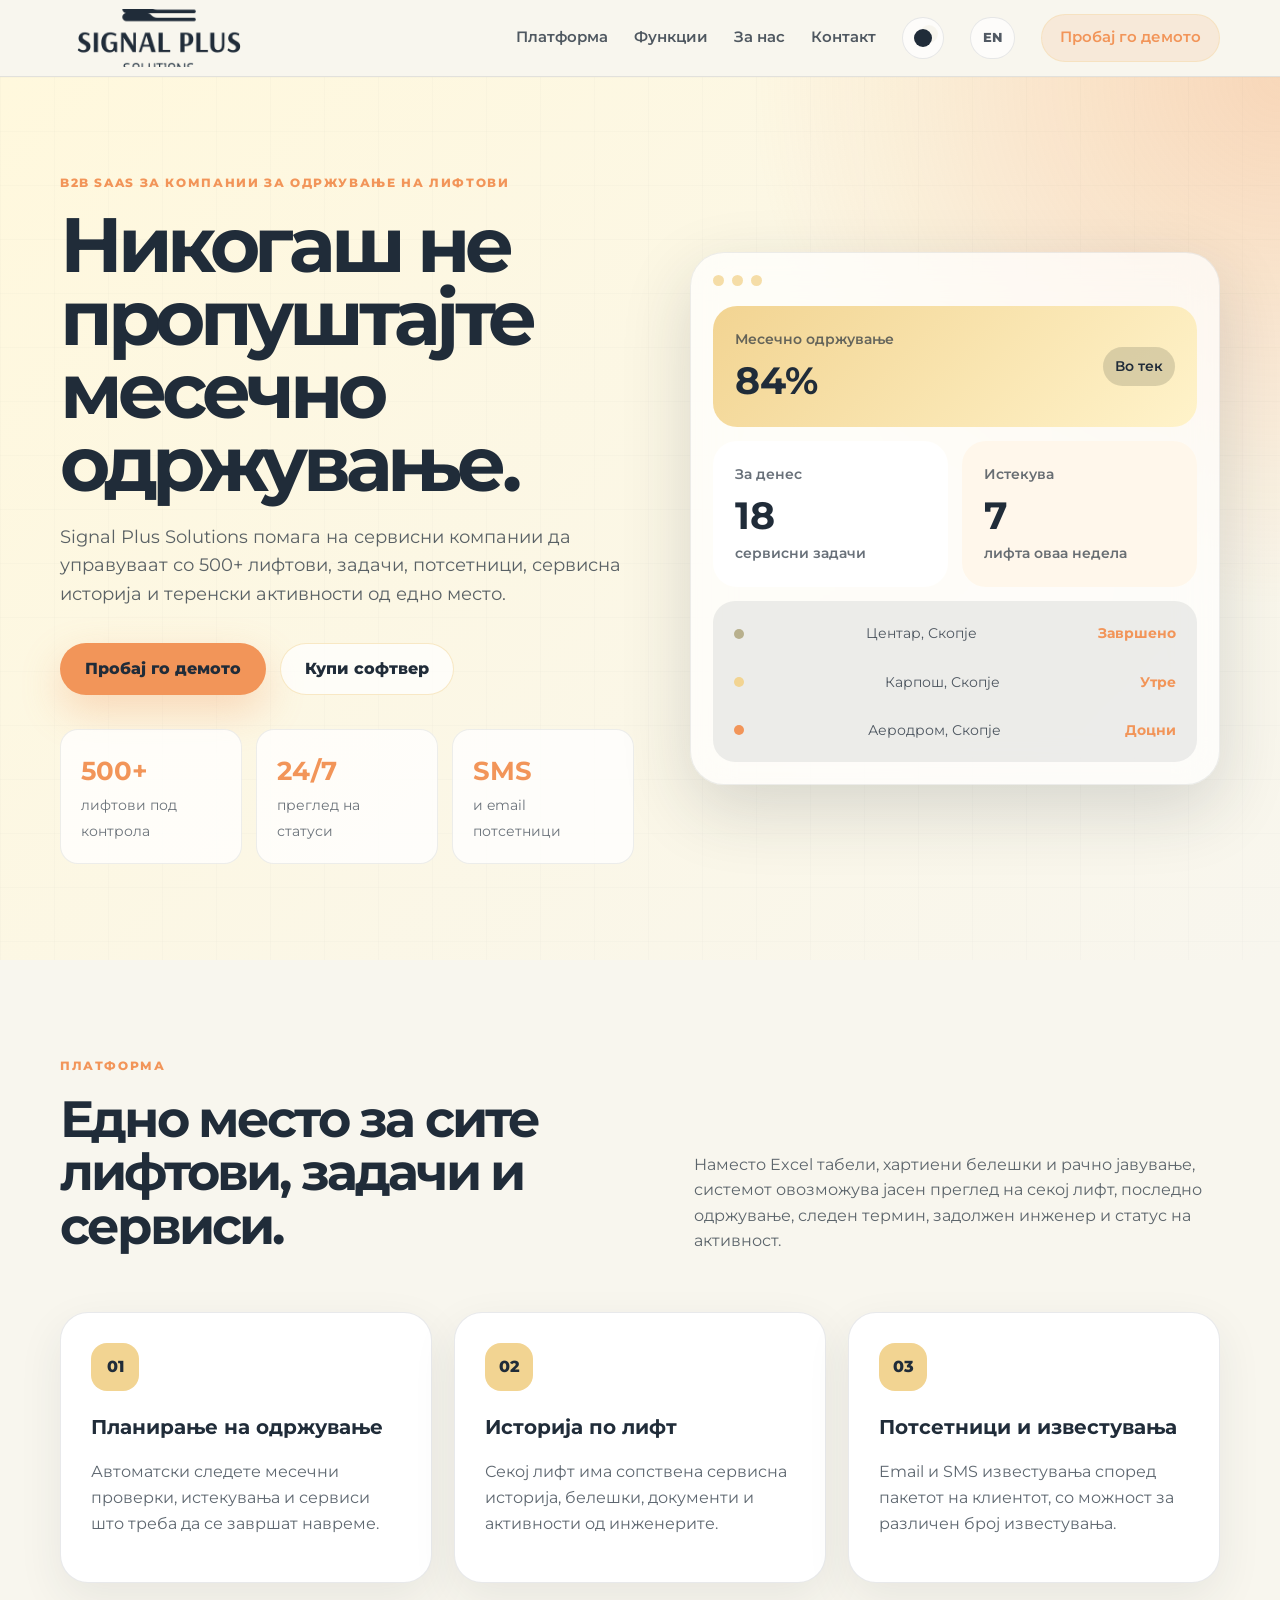
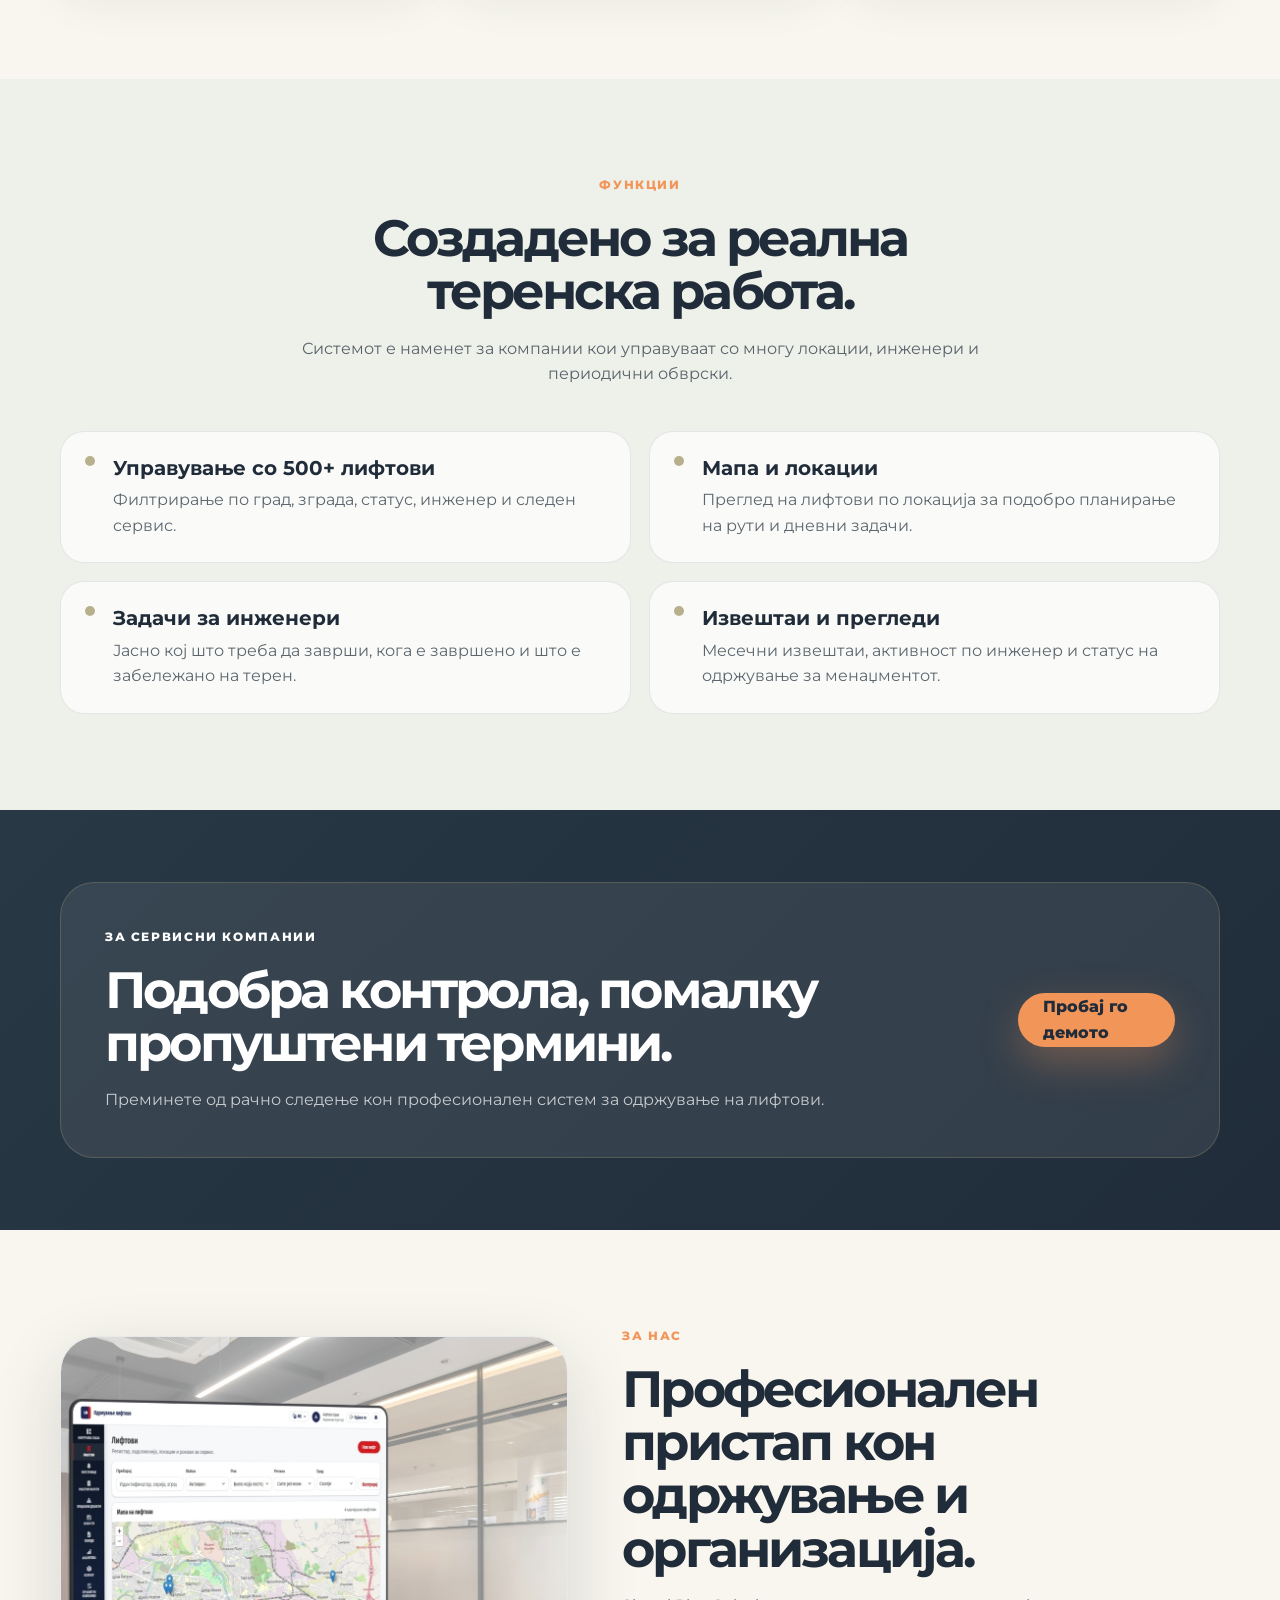
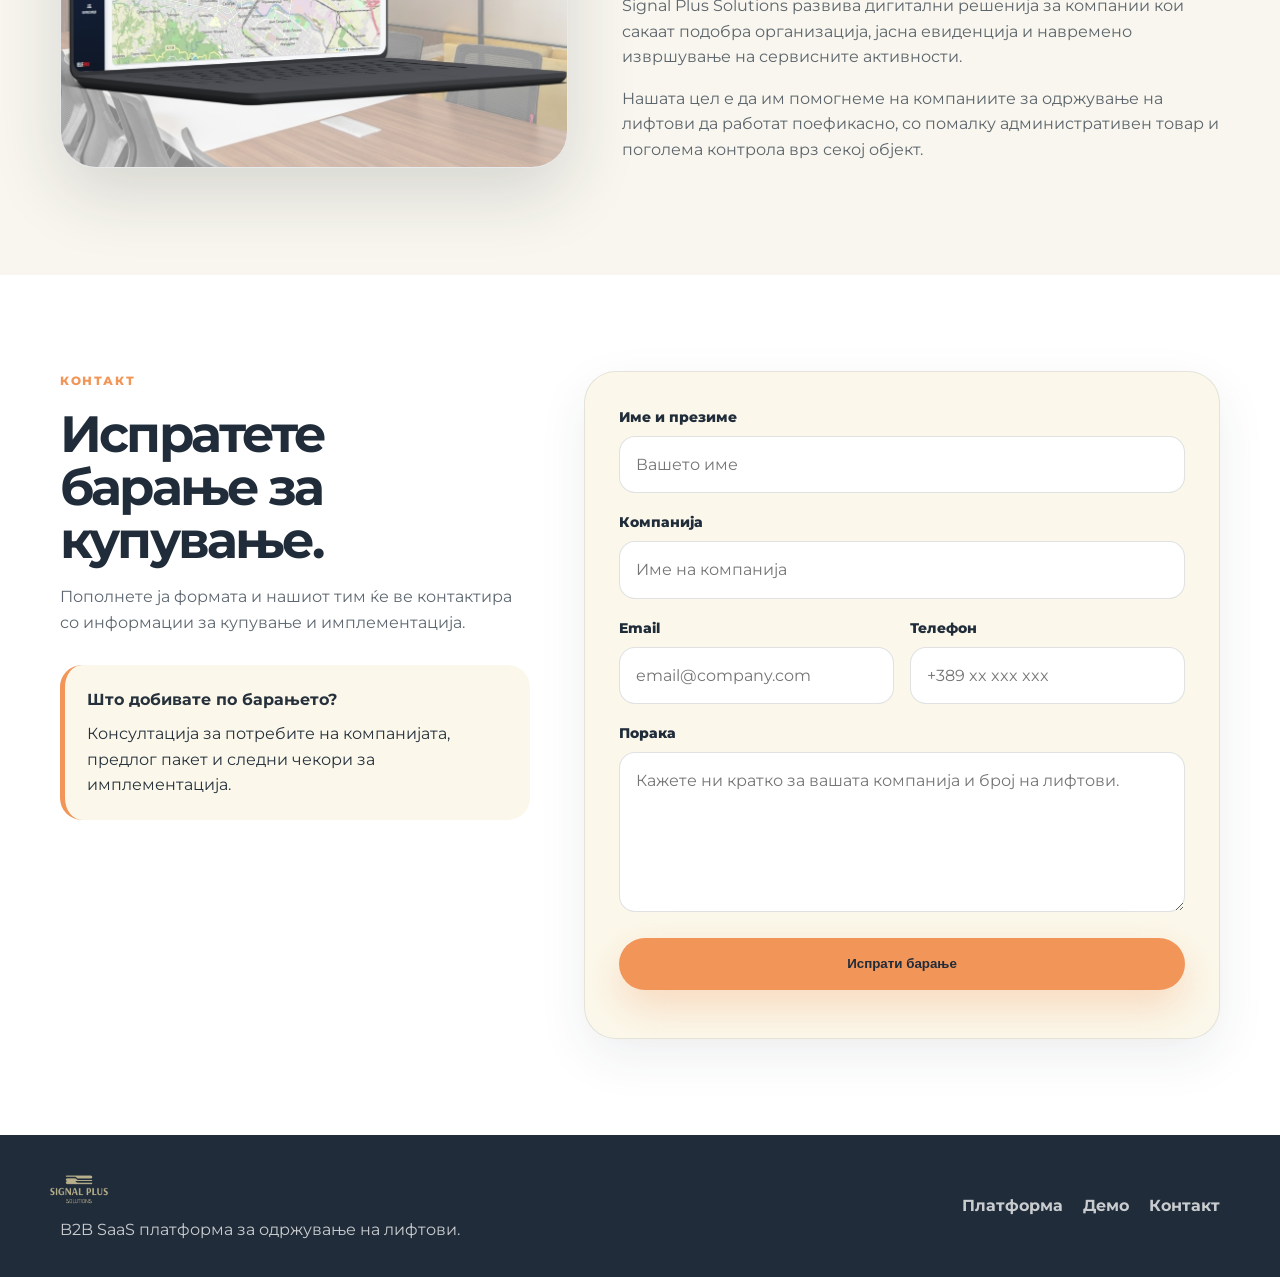
<file: index.html>
<!DOCTYPE html>
<html lang="mk">
<head>
  <meta charset="UTF-8" />
  <meta name="viewport" content="width=device-width, initial-scale=1.0" />
  <title data-i18n-document="title">Signal Plus Solutions | Софтвер за одржување на лифтови</title>
  <meta name="description" content="B2B SaaS платформа за компании за одржување на лифтови. Следете месечно одржување, сервисна историја, задачи, потсетници и 500+ лифтови од едно место." data-i18n-document="description" />
  <link rel="canonical" href="https://signalplus.click/" />
  <meta name="theme-color" content="#202C39" />
  <meta name="application-name" content="Signal Plus Solutions" />
  <meta name="apple-mobile-web-app-title" content="Signal Plus" />
  <meta name="msapplication-TileColor" content="#202C39" />
  <meta name="msapplication-TileImage" content="https://signalplus.click/assets/img/dark%20logo.png" />
  <meta itemprop="name" content="Signal Plus Solutions" />
  <meta itemprop="description" content="B2B SaaS платформа за компании за одржување на лифтови." />
  <meta itemprop="image" content="https://signalplus.click/assets/img/signalplus-designs.jpg" />
  <meta itemprop="logo" content="https://signalplus.click/assets/img/dark%20logo.png" />
  <meta property="og:site_name" content="Signal Plus Solutions" />
  <meta property="og:title" content="Signal Plus Solutions | Софтвер за одржување на лифтови" />
  <meta property="og:description" content="Следете месечно одржување, сервисна историја, задачи, потсетници и 500+ лифтови од едно место." />
  <meta property="og:type" content="website" />
  <meta property="og:url" content="https://signalplus.click/" />
  <meta property="og:image" content="https://signalplus.click/assets/img/signalplus-designs.jpg" />
  <meta property="og:image:secure_url" content="https://signalplus.click/assets/img/signalplus-designs.jpg" />
  <meta property="og:image:type" content="image/jpeg" />
  <meta property="og:image:width" content="1050" />
  <meta property="og:image:height" content="875" />
  <meta property="og:image:alt" content="Signal Plus Solutions platform preview" />
  <meta property="og:logo" content="https://signalplus.click/assets/img/dark%20logo.png" />
  <meta property="og:locale" content="mk_MK" />
  <meta name="twitter:card" content="summary_large_image" />
  <meta name="twitter:title" content="Signal Plus Solutions | Софтвер за одржување на лифтови" />
  <meta name="twitter:description" content="Следете месечно одржување, сервисна историја, задачи, потсетници и 500+ лифтови од едно место." />
  <meta name="twitter:image" content="https://signalplus.click/assets/img/signalplus-designs.jpg" />
  <meta name="twitter:image:alt" content="Signal Plus Solutions platform preview" />
  <link rel="icon" type="image/png" href="assets/img/dark%20logo.png" />
  <link rel="apple-touch-icon" href="assets/img/dark%20logo.png" />
  <link rel="image_src" href="https://signalplus.click/assets/img/signalplus-designs.jpg" />
  <link rel="preconnect" href="https://fonts.googleapis.com">
  <link rel="preconnect" href="https://fonts.gstatic.com" crossorigin>
  <link href="https://fonts.googleapis.com/css2?family=Montserrat:wght@400;500;600;700;800&display=swap" rel="stylesheet">
  <script>
    try {
      document.documentElement.dataset.theme = localStorage.getItem('signalplus-theme') || (window.matchMedia('(prefers-color-scheme: dark)').matches ? 'dark' : 'light');
    } catch (error) {
      document.documentElement.dataset.theme = 'light';
    }
  </script>
  <link rel="stylesheet" href="assets/css/style.css" />
  <script type="application/ld+json">
    {
      "@context": "https://schema.org",
      "@type": "SoftwareApplication",
      "name": "Signal Plus Solutions",
      "applicationCategory": "BusinessApplication",
      "operatingSystem": "Web",
      "url": "https://signalplus.click/",
      "sameAs": "https://app.signalplus.click",
      "logo": "https://signalplus.click/assets/img/dark%20logo.png",
      "image": "https://signalplus.click/assets/img/signalplus-designs.jpg",
      "description": "B2B SaaS platform for elevator maintenance companies."
    }
  </script>
</head>
<body>
  <header class="site-header" id="top">
    <nav class="navbar container">
      <a class="brand" href="#top" aria-label="Signal Plus Solutions home" data-i18n-aria-label="common.brandAria">
        <img class="brand-logo logo-on-light" src="assets/img/dark logo full.png" alt="Signal Plus Solutions" />
        <img class="brand-logo logo-on-dark" src="assets/img/light logo full.png" alt="" aria-hidden="true" />
      </a>

      <button class="nav-toggle" aria-label="Open navigation" aria-expanded="false" data-i18n-aria-label="common.openNavigation">
        <span></span>
        <span></span>
        <span></span>
      </button>

      <div class="nav-menu">
        <a href="#platform" data-i18n="nav.platform">Платформа</a>
        <a href="#features" data-i18n="nav.features">Функции</a>
        <a href="#about" data-i18n="nav.about">За нас</a>
        <a href="#contact" data-i18n="nav.contact">Контакт</a>
        <button class="theme-toggle" type="button" aria-label="Switch to dark theme" aria-pressed="false">
          <span class="theme-toggle-icon" aria-hidden="true"></span>
        </button>
        <button class="language-toggle" type="button" aria-label="Switch to English" data-lang-toggle>EN</button>
        <a class="nav-cta" href="https://app.signalplus.click" data-i18n="common.tryDemo" target="_blank" rel="noopener">Пробај демо</a>
      </div>
    </nav>
  </header>

  <main>
    <section class="hero section-padding">
      <div class="hero-bg"></div>
      <div class="container hero-grid">
        <div class="hero-content">
          <p class="eyebrow" data-i18n="home.hero.eyebrow">B2B SaaS за компании за одржување на лифтови</p>
          <h1 data-i18n="home.hero.title">Никогаш не пропуштајте месечно одржување.</h1>
          <p class="hero-lead" data-i18n="home.hero.lead">
            Signal Plus Solutions помага на сервисни компании да управуваат со 500+ лифтови,
            задачи, потсетници, сервисна историја и теренски активности од едно место.
          </p>
          <div class="hero-actions">
            <a class="btn btn-primary" href="https://app.signalplus.click" data-i18n="common.tryDemo" target="_blank" rel="noopener">Пробај демо</a>
            <a class="btn btn-secondary" href="#contact" data-i18n="common.buySoftware">Купи софтвер</a>
          </div>
          <div class="hero-stats" aria-label="Platform highlights" data-i18n-aria-label="home.hero.statsAria">
            <div>
              <strong>500+</strong>
              <span data-i18n="home.hero.stats.elevators">лифтови под контрола</span>
            </div>
            <div>
              <strong>24/7</strong>
              <span data-i18n="home.hero.stats.statuses">преглед на статуси</span>
            </div>
            <div>
              <strong>SMS</strong>
              <span data-i18n="home.hero.stats.reminders">и email потсетници</span>
            </div>
          </div>
        </div>

        <div class="hero-panel" aria-label="Dashboard preview" data-i18n-aria-label="home.dashboard.aria">
          <div class="panel-topbar">
            <span></span><span></span><span></span>
          </div>
          <div class="dashboard-card large">
            <div>
              <p data-i18n="home.dashboard.monthly">Месечно одржување</p>
              <h3>84%</h3>
            </div>
            <span class="status-pill good" data-i18n="home.dashboard.inProgress">Во тек</span>
          </div>
          <div class="dashboard-row">
            <div class="dashboard-card">
              <p data-i18n="home.dashboard.today">За денес</p>
              <h3>18</h3>
              <span data-i18n="home.dashboard.serviceTasks">сервисни задачи</span>
            </div>
            <div class="dashboard-card warning-card">
              <p data-i18n="home.dashboard.expiring">Истекува</p>
              <h3>7</h3>
              <span data-i18n="home.dashboard.thisWeek">лифта оваа недела</span>
            </div>
          </div>
          <div class="maintenance-list">
            <div><span class="dot good"></span> <span data-i18n="home.dashboard.locations.center">Центар, Скопје</span> <b data-i18n="home.dashboard.done">Завршено</b></div>
            <div><span class="dot warn"></span> <span data-i18n="home.dashboard.locations.karposh">Карпош, Скопје</span> <b data-i18n="home.dashboard.tomorrow">Утре</b></div>
            <div><span class="dot danger"></span> <span data-i18n="home.dashboard.locations.aerodrom">Аеродром, Скопје</span> <b data-i18n="home.dashboard.late">Доцни</b></div>
          </div>
        </div>
      </div>
    </section>

    <section class="section-padding" id="platform">
      <div class="container split-section">
        <div>
          <p class="eyebrow dark" data-i18n="home.platform.eyebrow">Платформа</p>
          <h2 data-i18n="home.platform.title">Едно место за сите лифтови, задачи и сервиси.</h2>
        </div>
        <p class="section-text" data-i18n="home.platform.text">
          Наместо Excel табели, хартиени белешки и рачно јавување, системот овозможува јасен преглед
          на секој лифт, последно одржување, следен термин, задолжен инженер и статус на активност.
        </p>
      </div>

      <div class="container cards-grid three">
        <article class="feature-card">
          <span class="icon-box">01</span>
          <h3 data-i18n="home.platform.cards.planning.title">Планирање на одржување</h3>
          <p data-i18n="home.platform.cards.planning.text">Автоматски следете месечни проверки, истекувања и сервиси што треба да се завршат навреме.</p>
        </article>
        <article class="feature-card">
          <span class="icon-box">02</span>
          <h3 data-i18n="home.platform.cards.history.title">Историја по лифт</h3>
          <p data-i18n="home.platform.cards.history.text">Секој лифт има сопствена сервисна историја, белешки, документи и активности од инженерите.</p>
        </article>
        <article class="feature-card">
          <span class="icon-box">03</span>
          <h3 data-i18n="home.platform.cards.notifications.title">Потсетници и известувања</h3>
          <p data-i18n="home.platform.cards.notifications.text">Email и SMS известувања според пакетот на клиентот, со можност за различен број известувања.</p>
        </article>
      </div>
    </section>

    <section class="section-padding muted" id="features">
      <div class="container section-heading center">
        <p class="eyebrow dark" data-i18n="home.features.eyebrow">Функции</p>
        <h2 data-i18n="home.features.title">Создадено за реална теренска работа.</h2>
        <p data-i18n="home.features.text">Системот е наменет за компании кои управуваат со многу локации, инженери и периодични обврски.</p>
      </div>

      <div class="container feature-list">
        <div class="feature-line">
          <span></span>
          <div>
            <h3 data-i18n="home.features.lines.elevators.title">Управување со 500+ лифтови</h3>
            <p data-i18n="home.features.lines.elevators.text">Филтрирање по град, зграда, статус, инженер и следен сервис.</p>
          </div>
        </div>
        <div class="feature-line">
          <span></span>
          <div>
            <h3 data-i18n="home.features.lines.map.title">Мапа и локации</h3>
            <p data-i18n="home.features.lines.map.text">Преглед на лифтови по локација за подобро планирање на рути и дневни задачи.</p>
          </div>
        </div>
        <div class="feature-line">
          <span></span>
          <div>
            <h3 data-i18n="home.features.lines.tasks.title">Задачи за инженери</h3>
            <p data-i18n="home.features.lines.tasks.text">Јасно кој што треба да заврши, кога е завршено и што е забележано на терен.</p>
          </div>
        </div>
        <div class="feature-line">
          <span></span>
          <div>
            <h3 data-i18n="home.features.lines.reports.title">Извештаи и прегледи</h3>
            <p data-i18n="home.features.lines.reports.text">Месечни извештаи, активност по инженер и статус на одржување за менаџментот.</p>
          </div>
        </div>
      </div>
    </section>

    <section class="section-padding cta-band">
      <div class="container cta-card">
        <div>
          <p class="eyebrow" data-i18n="home.cta.eyebrow">За сервисни компании</p>
          <h2 data-i18n="home.cta.title">Подобра контрола, помалку пропуштени термини.</h2>
          <p data-i18n="home.cta.text">Преминете од рачно следење кон професионален систем за одржување на лифтови.</p>
        </div>
        <a class="btn btn-primary" href="https://app.signalplus.click" data-i18n="common.tryDemo" target="_blank" rel="noopener">Пробај демо</a>
      </div>
    </section>

    <section class="section-padding" id="about">
      <div class="container about-grid">
        <div class="about-image-card">
          <img class="about-design" src="assets/img/signalplus-designs.jpg" alt="Signal Plus lift maintenance platform preview" data-i18n-alt="home.about.imageAlt" />
        </div>
        <div>
          <p class="eyebrow dark" data-i18n="home.about.eyebrow">За нас</p>
          <h2 data-i18n="home.about.title">Професионален пристап кон одржување и организација.</h2>
          <p data-i18n="home.about.text1">
            Signal Plus Solutions развива дигитални решенија за компании кои сакаат подобра организација,
            јасна евиденција и навремено извршување на сервисните активности.
          </p>
          <p data-i18n="home.about.text2">
            Нашата цел е да им помогнеме на компаниите за одржување на лифтови да работат поефикасно,
            со помалку административен товар и поголема контрола врз секој објект.
          </p>
        </div>
      </div>
    </section>

    <section class="section-padding contact-section" id="contact">
      <div class="container contact-grid">
        <div>
          <p class="eyebrow dark" data-i18n="home.contact.eyebrow">Контакт</p>
          <h2 data-i18n="home.contact.title">Испратете барање за купување.</h2>
          <p class="section-text" data-i18n="home.contact.text">
            Пополнете ја формата и нашиот тим ќе ве контактира со информации за купување и имплементација.
          </p>
          <div class="contact-note">
            <strong data-i18n="home.contact.noteTitle">Што добивате по барањето?</strong>
            <span data-i18n="home.contact.noteText">Консултација за потребите на компанијата, предлог пакет и следни чекори за имплементација.</span>
          </div>
        </div>

        <form class="contact-form" id="contactForm" action="https://enquiries.signalplus.click/contact" method="post" novalidate>
        <!-- <form class="contact-form" id="contactForm" action="http://enquiries.localhost:3000/contact" method="post" novalidate> -->
          <div class="form-row">
            <label for="name" data-i18n="home.form.name">Име и презиме</label>
            <input type="text" id="name" name="name" placeholder="Вашето име" required data-i18n-placeholder="home.form.namePlaceholder" />
          </div>
          <div class="form-row">
            <label for="company" data-i18n="home.form.company">Компанија</label>
            <input type="text" id="company" name="company" placeholder="Име на компанија" required data-i18n-placeholder="home.form.companyPlaceholder" />
          </div>
          <div class="form-row two-cols">
            <div>
              <label for="email" data-i18n="home.form.email">Email</label>
              <input type="email" id="email" name="email" placeholder="email@company.com" required data-i18n-placeholder="home.form.emailPlaceholder" />
            </div>
            <div>
              <label for="phone" data-i18n="home.form.phone">Телефон</label>
              <input type="tel" id="phone" name="phone" placeholder="+389 xx xxx xxx" data-i18n-placeholder="home.form.phonePlaceholder" />
            </div>
          </div>
          <div class="form-row">
            <label for="message" data-i18n="home.form.message">Порака</label>
            <textarea id="message" name="message" rows="5" placeholder="Кажете ни кратко за вашата компанија и број на лифтови." data-i18n-placeholder="home.form.messagePlaceholder"></textarea>
          </div>
          <button class="btn btn-primary form-submit" type="submit" data-i18n="home.form.submit">Испрати барање</button>
          <p class="form-status" id="formStatus" role="status"></p>
        </form>
      </div>
    </section>
  </main>

  <footer class="site-footer">
    <div class="container footer-grid">
      <div>
        <img class="footer-logo" src="assets/img/light logo full.png" alt="Signal Plus Solutions" />
        <p data-i18n="footer.text">B2B SaaS платформа за одржување на лифтови.</p>
      </div>
      <div class="footer-links">
        <a href="#platform" data-i18n="nav.platform">Платформа</a>
        <a href="https://app.signalplus.click" data-i18n="nav.demo" target="_blank" rel="noopener">Демо</a>
        <a href="#contact" data-i18n="nav.contact">Контакт</a>
      </div>
    </div>
  </footer>

  <script src="assets/js/main.js"></script>
</body>
</html>
</file>
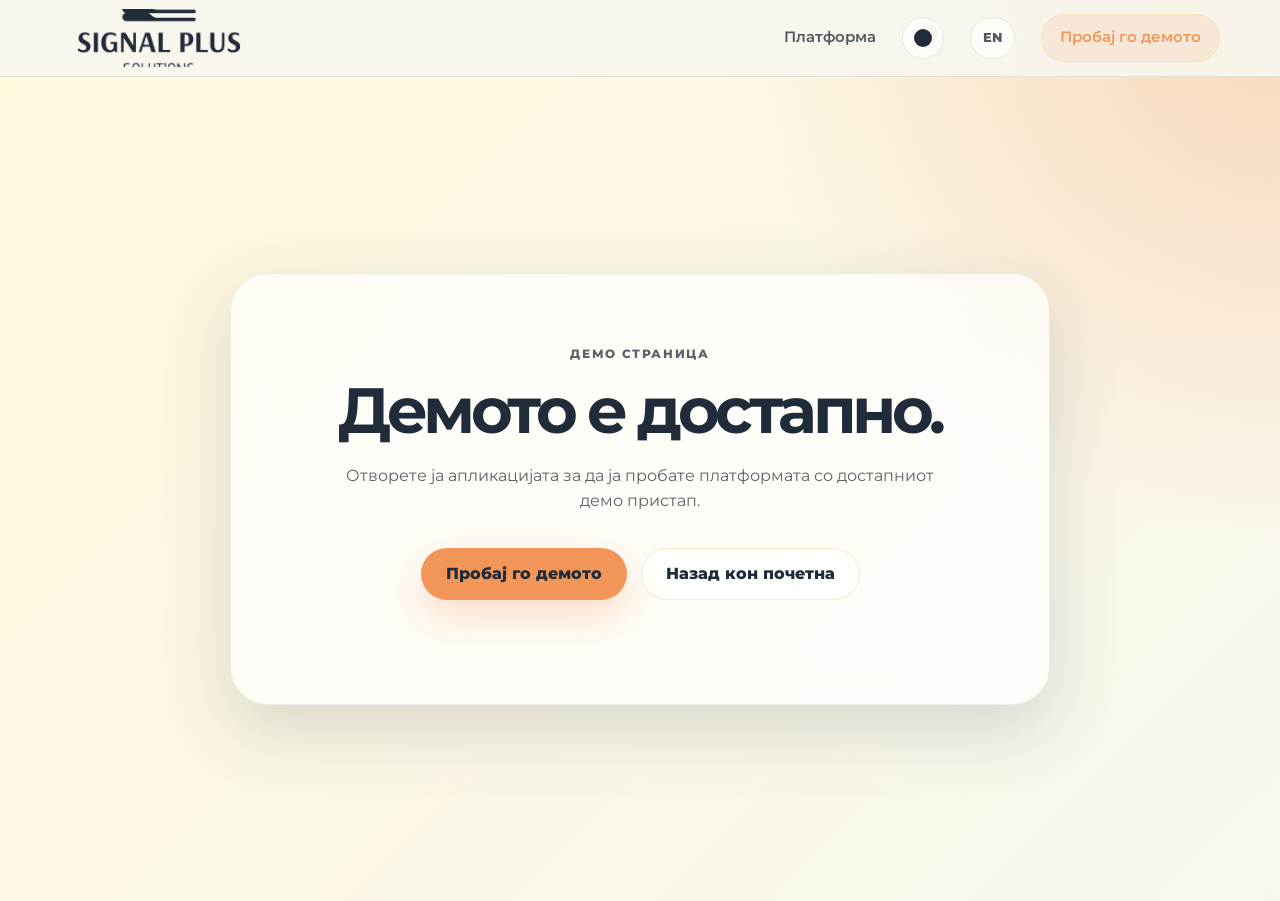
<file: demo.html>
<!DOCTYPE html>
<html lang="mk">
<head>
  <meta charset="UTF-8" />
  <meta name="viewport" content="width=device-width, initial-scale=1.0" />
  <title data-i18n-document="title">Демо | Signal Plus Solutions</title>
  <meta name="description" content="Демо страница за Signal Plus Solutions SaaS платформа за одржување на лифтови." data-i18n-document="description" />
  <link rel="canonical" href="https://signalplus.click/demo.html" />
  <meta name="theme-color" content="#202C39" />
  <meta name="application-name" content="Signal Plus Solutions" />
  <meta name="apple-mobile-web-app-title" content="Signal Plus" />
  <meta name="msapplication-TileColor" content="#202C39" />
  <meta name="msapplication-TileImage" content="https://signalplus.click/assets/img/dark%20logo.png" />
  <meta itemprop="name" content="Demo | Signal Plus Solutions" />
  <meta itemprop="description" content="Пробајте ја Signal Plus платформата за одржување на лифтови." />
  <meta itemprop="image" content="https://signalplus.click/assets/img/signalplus-designs.jpg" />
  <meta itemprop="logo" content="https://signalplus.click/assets/img/dark%20logo.png" />
  <meta property="og:site_name" content="Signal Plus Solutions" />
  <meta property="og:title" content="Демо | Signal Plus Solutions" />
  <meta property="og:description" content="Пробајте ја Signal Plus платформата за одржување на лифтови." />
  <meta property="og:type" content="website" />
  <meta property="og:url" content="https://signalplus.click/demo.html" />
  <meta property="og:image" content="https://signalplus.click/assets/img/signalplus-designs.jpg" />
  <meta property="og:image:secure_url" content="https://signalplus.click/assets/img/signalplus-designs.jpg" />
  <meta property="og:image:type" content="image/jpeg" />
  <meta property="og:image:width" content="1050" />
  <meta property="og:image:height" content="875" />
  <meta property="og:image:alt" content="Signal Plus Solutions platform preview" />
  <meta property="og:logo" content="https://signalplus.click/assets/img/dark%20logo.png" />
  <meta property="og:locale" content="mk_MK" />
  <meta name="twitter:card" content="summary_large_image" />
  <meta name="twitter:title" content="Демо | Signal Plus Solutions" />
  <meta name="twitter:description" content="Пробајте ја Signal Plus платформата за одржување на лифтови." />
  <meta name="twitter:image" content="https://signalplus.click/assets/img/signalplus-designs.jpg" />
  <meta name="twitter:image:alt" content="Signal Plus Solutions platform preview" />
  <link rel="icon" type="image/png" href="assets/img/dark%20logo.png" />
  <link rel="apple-touch-icon" href="assets/img/dark%20logo.png" />
  <link rel="image_src" href="https://signalplus.click/assets/img/signalplus-designs.jpg" />
  <link rel="preconnect" href="https://fonts.googleapis.com">
  <link rel="preconnect" href="https://fonts.gstatic.com" crossorigin>
  <link href="https://fonts.googleapis.com/css2?family=Montserrat:wght@400;500;600;700;800&display=swap" rel="stylesheet">
  <script>
    try {
      document.documentElement.dataset.theme = localStorage.getItem('signalplus-theme') || (window.matchMedia('(prefers-color-scheme: dark)').matches ? 'dark' : 'light');
    } catch (error) {
      document.documentElement.dataset.theme = 'light';
    }
  </script>
  <link rel="stylesheet" href="assets/css/style.css" />
  <script type="application/ld+json">
    {
      "@context": "https://schema.org",
      "@type": "SoftwareApplication",
      "name": "Signal Plus Solutions",
      "applicationCategory": "BusinessApplication",
      "operatingSystem": "Web",
      "url": "https://app.signalplus.click",
      "logo": "https://signalplus.click/assets/img/dark%20logo.png",
      "image": "https://signalplus.click/assets/img/signalplus-designs.jpg",
      "description": "Demo access for the Signal Plus elevator maintenance platform."
    }
  </script>
</head>
<body class="demo-page">
  <header class="site-header">
    <nav class="navbar container">
      <a class="brand" href="index.html" aria-label="Signal Plus Solutions home" data-i18n-aria-label="common.brandAria">
        <img class="brand-logo logo-on-light" src="assets/img/dark logo full.png" alt="Signal Plus Solutions" />
        <img class="brand-logo logo-on-dark" src="assets/img/light logo full.png" alt="" aria-hidden="true" />
      </a>
      <div class="nav-menu static">
        <a href="index.html#platform" data-i18n="nav.platform">Платформа</a>
        <button class="theme-toggle" type="button" aria-label="Switch to dark theme" aria-pressed="false">
          <span class="theme-toggle-icon" aria-hidden="true"></span>
        </button>
        <button class="language-toggle" type="button" aria-label="Switch to English" data-lang-toggle>EN</button>
        <a href="https://app.signalplus.click" class="nav-cta" data-i18n="common.tryDemo" target="_blank" rel="noopener">Пробај демо</a>
      </div>
    </nav>
  </header>

  <main class="coming-soon-wrap">
    <section class="coming-soon-card">
      <p class="eyebrow" data-i18n="demo.eyebrow">Демо страница</p>
      <h1 data-i18n="demo.title">Демото е достапно.</h1>
      <p data-i18n="demo.text">
        Отворете ја апликацијата за да ја пробате платформата со достапниот демо пристап.
      </p>
      <div class="hero-actions center-actions">
        <a class="btn btn-primary" href="https://app.signalplus.click" data-i18n="common.tryDemo" target="_blank" rel="noopener">Пробај демо</a>
        <a class="btn btn-secondary" href="index.html" data-i18n="demo.backHome">Назад кон почетна</a>
      </div>
    </section>
  </main>

  <script src="assets/js/main.js"></script>
</body>
</html>
</file>
<file: assets/css/style.css>
:root {
  --dark: #202C39;
  --navy: #283845;
  --sage: #B8B08D;
  --orange: #F29559;
  --cream: #F2D492;
  --white: #ffffff;
  --light: #f8f6ee;
  --muted: #eef0ea;
  --text: #26313c;
  --soft-shadow: 0 24px 70px rgba(32, 44, 57, 0.16);
  --radius-lg: 28px;
  --radius-md: 18px;
  --page-bg: var(--light);
  --section-bg: var(--light);
  --muted-bg: var(--muted);
  --surface: var(--white);
  --surface-soft: #fbf8eb;
  --surface-glass: rgba(255, 255, 255, 0.72);
  --heading: var(--dark);
  --body-copy: rgba(32, 44, 57, 0.72);
  --header-bg: rgba(248, 246, 238, 0.92);
  --header-border: rgba(32, 44, 57, 0.1);
  --nav-link: rgba(32, 44, 57, 0.78);
  --nav-hover: var(--orange);
  --hero-bg: radial-gradient(circle at top right, rgba(242, 149, 89, 0.32), transparent 34%), linear-gradient(135deg, #fff8dd, var(--light));
  --hero-grid-color: rgba(32, 44, 57, 0.08);
  --hero-text: var(--dark);
  --hero-copy: rgba(32, 44, 57, 0.74);
  --hero-panel-bg: rgba(255, 255, 255, 0.7);
  --hero-panel-border: rgba(32, 44, 57, 0.08);
  --hero-stat-bg: rgba(255, 255, 255, 0.78);
  --hero-stat-border: rgba(32, 44, 57, 0.08);
  --hero-stat-copy: rgba(32, 44, 57, 0.66);
  --hero-accent: var(--orange);
  --maintenance-bg: rgba(32, 44, 57, 0.08);
  --maintenance-copy: rgba(32, 44, 57, 0.78);
  --field-bg: var(--white);
  --field-border: rgba(32, 44, 57, 0.14);
  --footer-bg: var(--dark);
  --eyebrow-color: var(--orange);
}

[data-theme="dark"] {
  --page-bg: var(--dark);
  --section-bg: #23303c;
  --muted-bg: var(--navy);
  --surface: #2c3b48;
  --surface-soft: #263440;
  --surface-glass: rgba(255, 255, 255, 0.08);
  --heading: var(--cream);
  --text: #f8f6ee;
  --body-copy: rgba(248, 246, 238, 0.72);
  --header-bg: rgba(32, 44, 57, 0.92);
  --header-border: rgba(242, 212, 146, 0.18);
  --nav-link: rgba(255, 255, 255, 0.82);
  --nav-hover: var(--cream);
  --hero-bg: radial-gradient(circle at top right, rgba(242, 149, 89, 0.38), transparent 34%), linear-gradient(135deg, var(--dark), var(--navy));
  --hero-grid-color: rgba(242, 212, 146, 0.15);
  --hero-text: var(--white);
  --hero-copy: rgba(255, 255, 255, 0.82);
  --hero-panel-bg: rgba(255, 255, 255, 0.11);
  --hero-panel-border: rgba(255, 255, 255, 0.18);
  --hero-stat-bg: rgba(255, 255, 255, 0.08);
  --hero-stat-border: rgba(255, 255, 255, 0.12);
  --hero-stat-copy: rgba(255, 255, 255, 0.72);
  --hero-accent: var(--cream);
  --maintenance-bg: rgba(32, 44, 57, 0.5);
  --maintenance-copy: rgba(255, 255, 255, 0.82);
  --field-bg: #22303b;
  --field-border: rgba(242, 212, 146, 0.18);
  --footer-bg: #18222c;
  --eyebrow-color: var(--cream);
  --soft-shadow: 0 24px 70px rgba(7, 12, 18, 0.34);
}

* {
  box-sizing: border-box;
}

html {
  scroll-behavior: smooth;
}

body {
  margin: 0;
  font-family: 'Montserrat', sans-serif;
  background: var(--page-bg);
  color: var(--text);
  line-height: 1.6;
  transition: background 0.2s ease, color 0.2s ease;
}

a {
  color: inherit;
  text-decoration: none;
}

.container {
  width: min(1160px, calc(100% - 40px));
  margin: 0 auto;
}

.section-padding {
  padding: 96px 0;
}

.site-header {
  position: sticky;
  top: 0;
  z-index: 50;
  background: var(--header-bg);
  backdrop-filter: blur(18px);
  border-bottom: 1px solid var(--header-border);
}

.navbar {
  min-height: 76px;
  display: flex;
  align-items: center;
  justify-content: space-between;
  gap: 24px;
}

.brand {
  position: relative;
  display: block;
  width: 198px;
  height: 58px;
  flex: 0 0 auto;
  overflow: hidden;
}

.brand-logo {
  position: absolute;
  top: 50%;
  left: 50%;
  width: 230px;
  height: 230px;
  max-width: none;
  object-fit: contain;
  transform: translate(-50%, -50%);
}

.logo-on-dark,
[data-theme="dark"] .logo-on-light {
  display: none;
}

[data-theme="dark"] .logo-on-dark {
  display: block;
}

.nav-menu {
  display: flex;
  align-items: center;
  gap: 26px;
  color: var(--nav-link);
  font-size: 0.92rem;
  font-weight: 600;
}

.nav-menu a:hover {
  color: var(--nav-hover);
}

.nav-cta {
  padding: 11px 18px;
  border-radius: 999px;
  background: rgba(242, 149, 89, 0.14);
  color: var(--nav-hover) !important;
  border: 1px solid rgba(242, 212, 146, 0.35);
}

.theme-toggle {
  width: 42px;
  height: 42px;
  display: inline-grid;
  place-items: center;
  border-radius: 999px;
  border: 1px solid var(--header-border);
  background: var(--surface-glass);
  cursor: pointer;
}

.theme-toggle-icon {
  width: 18px;
  height: 18px;
  display: block;
  border-radius: 50%;
  background: var(--dark);
  box-shadow: 6px -4px 0 var(--header-bg);
}

[data-theme="dark"] .theme-toggle-icon {
  background: var(--cream);
  box-shadow: 0 0 0 4px rgba(242, 212, 146, 0.18), 0 0 18px rgba(242, 212, 146, 0.42);
}

.language-toggle {
  min-width: 44px;
  height: 42px;
  padding: 0 12px;
  border-radius: 999px;
  border: 1px solid var(--header-border);
  background: var(--surface-glass);
  color: var(--nav-link);
  font: inherit;
  font-size: 0.82rem;
  font-weight: 800;
  cursor: pointer;
}

.language-toggle:hover {
  color: var(--nav-hover);
}

.nav-toggle {
  display: none;
  background: transparent;
  border: 0;
  cursor: pointer;
}

.nav-toggle span {
  display: block;
  width: 26px;
  height: 2px;
  background: var(--nav-link);
  margin: 6px 0;
}

.hero {
  position: relative;
  overflow: hidden;
  color: var(--hero-text);
  background: var(--hero-bg);
}

.hero-bg {
  position: absolute;
  inset: 0;
  opacity: 0.22;
  background-image:
    linear-gradient(var(--hero-grid-color) 1px, transparent 1px),
    linear-gradient(90deg, var(--hero-grid-color) 1px, transparent 1px);
  background-size: 54px 54px;
}

.hero-grid {
  position: relative;
  display: grid;
  grid-template-columns: 1.04fr 0.96fr;
  gap: 56px;
  align-items: center;
}

.eyebrow {
  margin: 0 0 16px;
  color: var(--eyebrow-color);
  font-size: 0.78rem;
  font-weight: 800;
  text-transform: uppercase;
  letter-spacing: 0.13em;
}

.eyebrow.dark {
  color: var(--orange);
}

h1, h2, h3, p {
  margin-top: 0;
}

h1 {
  max-width: 780px;
  margin-bottom: 22px;
  font-size: clamp(2.7rem, 6vw, 5.7rem);
  line-height: 0.95;
  letter-spacing: -0.07em;
}

h2 {
  margin-bottom: 18px;
  color: var(--heading);
  font-size: clamp(2rem, 4vw, 3.6rem);
  line-height: 1.04;
  letter-spacing: -0.055em;
}

h3 {
  color: var(--heading);
  font-size: 1.25rem;
  line-height: 1.22;
}

.hero-lead {
  max-width: 650px;
  color: var(--hero-copy);
  font-size: 1.12rem;
}

.hero-actions {
  display: flex;
  flex-wrap: wrap;
  gap: 14px;
  margin: 34px 0;
}

.btn {
  display: inline-flex;
  align-items: center;
  justify-content: center;
  min-height: 52px;
  padding: 0 24px;
  border-radius: 999px;
  border: 1px solid transparent;
  font-weight: 800;
  cursor: pointer;
  transition: transform 0.2s ease, box-shadow 0.2s ease, background 0.2s ease;
}

.btn:hover {
  transform: translateY(-2px);
}

.btn:disabled {
  cursor: not-allowed;
  opacity: 0.66;
  transform: none;
}

.btn-primary {
  background: var(--orange);
  color: var(--dark);
  box-shadow: 0 16px 40px rgba(242, 149, 89, 0.32);
}

.btn-secondary {
  color: var(--hero-text);
  border-color: rgba(242, 212, 146, 0.5);
  background: var(--surface-glass);
}

.hero-stats {
  display: grid;
  grid-template-columns: repeat(3, 1fr);
  gap: 14px;
  max-width: 690px;
}

.hero-stats div {
  padding: 20px;
  border-radius: var(--radius-md);
  background: var(--hero-stat-bg);
  border: 1px solid var(--hero-stat-border);
}

.hero-stats strong {
  display: block;
  font-size: 1.65rem;
  color: var(--hero-accent);
}

.hero-stats span {
  color: var(--hero-stat-copy);
  font-size: 0.88rem;
}

.hero-panel {
  padding: 22px;
  border-radius: 34px;
  background: var(--hero-panel-bg);
  border: 1px solid var(--hero-panel-border);
  box-shadow: var(--soft-shadow);
  backdrop-filter: blur(20px);
}

.panel-topbar {
  display: flex;
  gap: 8px;
  margin-bottom: 20px;
}

.panel-topbar span {
  width: 11px;
  height: 11px;
  border-radius: 50%;
  background: var(--cream);
  opacity: 0.8;
}

.dashboard-row {
  display: grid;
  grid-template-columns: 1fr 1fr;
  gap: 14px;
}

.dashboard-card {
  padding: 22px;
  border-radius: 24px;
  color: var(--dark);
  background: rgba(255, 255, 255, 0.92);
}

.dashboard-card.large {
  display: flex;
  justify-content: space-between;
  gap: 20px;
  align-items: center;
  margin-bottom: 14px;
  background: linear-gradient(135deg, var(--cream), #fff3ca);
}

.dashboard-card p,
.dashboard-card span {
  margin: 0;
  color: rgba(32, 44, 57, 0.68);
  font-size: 0.86rem;
  font-weight: 600;
}

.dashboard-card h3 {
  margin: 8px 0 0;
  color: var(--dark);
  font-size: 2.4rem;
}

.status-pill {
  padding: 8px 12px;
  border-radius: 999px;
  font-size: 0.76rem;
  font-weight: 800;
}

.status-pill.good {
  color: var(--dark);
  background: rgba(184, 176, 141, 0.5);
}

.warning-card {
  background: #fff7eb;
}

.maintenance-list {
  margin-top: 14px;
  padding: 8px;
  border-radius: 22px;
  background: var(--maintenance-bg);
}

.maintenance-list div {
  display: flex;
  align-items: center;
  justify-content: space-between;
  gap: 12px;
  padding: 13px;
  color: var(--maintenance-copy);
  font-size: 0.87rem;
}

.maintenance-list b {
  color: var(--hero-accent);
}

.dot,
.feature-line span {
  width: 10px;
  height: 10px;
  flex: 0 0 auto;
  border-radius: 50%;
  background: var(--sage);
}

.dot.warn {
  background: var(--cream);
}

.dot.danger {
  background: var(--orange);
}

.split-section {
  display: grid;
  grid-template-columns: 1fr 0.9fr;
  gap: 50px;
  align-items: end;
  margin-bottom: 42px;
}

.section-text,
.section-heading p,
.feature-card p,
.feature-line p,
.about-grid p,
.coming-soon-card p {
  color: var(--body-copy);
}

.cards-grid.three {
  display: grid;
  grid-template-columns: repeat(3, 1fr);
  gap: 22px;
}

.feature-card {
  padding: 30px;
  border-radius: var(--radius-lg);
  background: var(--surface);
  box-shadow: 0 16px 45px rgba(40, 56, 69, 0.08);
  border: 1px solid var(--header-border);
}

.icon-box {
  display: inline-grid;
  place-items: center;
  width: 48px;
  height: 48px;
  margin-bottom: 24px;
  border-radius: 16px;
  color: var(--dark);
  background: var(--cream);
  font-weight: 800;
}

.muted {
  background: var(--muted-bg);
}

.section-heading.center {
  max-width: 760px;
  text-align: center;
  margin-bottom: 44px;
}

.feature-list {
  display: grid;
  grid-template-columns: repeat(2, 1fr);
  gap: 18px;
}

.feature-line {
  display: flex;
  gap: 18px;
  padding: 24px;
  border-radius: 24px;
  background: var(--surface-glass);
  border: 1px solid var(--header-border);
}

.feature-line h3 {
  margin-bottom: 7px;
}

.feature-line p {
  margin-bottom: 0;
}

.cta-band {
  padding: 72px 0;
  background: linear-gradient(135deg, var(--navy), var(--dark));
}

.cta-card {
  display: flex;
  align-items: center;
  justify-content: space-between;
  gap: 28px;
  padding: 44px;
  border-radius: 34px;
  background: rgba(255, 255, 255, 0.08);
  border: 1px solid rgba(242, 212, 146, 0.18);
}

.cta-card h2,
.cta-card p {
  color: var(--white);
}

.cta-card p:last-child {
  margin-bottom: 0;
  color: rgba(255, 255, 255, 0.72);
}

.about-grid {
  display: grid;
  grid-template-columns: 0.85fr 1fr;
  gap: 54px;
  align-items: center;
}

.about-image-card {
  min-height: 430px;
  overflow: hidden;
  border-radius: 36px;
  background: var(--surface);
  border: 1px solid var(--header-border);
  box-shadow: var(--soft-shadow);
}

.about-design {
  width: 100%;
  height: 100%;
  min-height: 430px;
  display: block;
  object-fit: cover;
  object-position: center;
}

.contact-section {
  background: var(--surface);
}

.contact-grid {
  display: grid;
  grid-template-columns: 0.85fr 1.15fr;
  gap: 54px;
}

.contact-note {
  display: grid;
  gap: 8px;
  margin-top: 30px;
  padding: 22px;
  border-radius: 22px;
  background: var(--surface-soft);
  border-left: 5px solid var(--orange);
}

.contact-form {
  padding: 34px;
  border-radius: 32px;
  background: var(--surface-soft);
  border: 1px solid var(--header-border);
  box-shadow: 0 18px 50px rgba(40, 56, 69, 0.08);
}

.form-row {
  margin-bottom: 18px;
}

.form-row.two-cols {
  display: grid;
  grid-template-columns: 1fr 1fr;
  gap: 16px;
}

label {
  display: block;
  margin-bottom: 8px;
  color: var(--heading);
  font-size: 0.86rem;
  font-weight: 800;
}

input,
textarea {
  width: 100%;
  padding: 15px 16px;
  border-radius: 16px;
  border: 1px solid var(--field-border);
  background: var(--field-bg);
  color: var(--text);
  font: inherit;
  outline: none;
}

input:focus,
textarea:focus {
  border-color: var(--orange);
  box-shadow: 0 0 0 4px rgba(242, 149, 89, 0.14);
}

.form-submit {
  width: 100%;
  border: 0;
}

.form-status {
  margin: 14px 0 0;
  font-size: 0.92rem;
  font-weight: 700;
}

.form-status.success {
  color: #47704d;
}

.form-status.error {
  color: #aa4b30;
}

.site-footer {
  padding: 34px 0;
  color: rgba(255, 255, 255, 0.76);
  background: var(--footer-bg);
}

.footer-grid {
  display: flex;
  align-items: center;
  justify-content: space-between;
  gap: 24px;
}

.site-footer strong {
  color: var(--white);
}

.footer-logo {
  width: 190px;
  height: 82px;
  display: block;
  object-fit: contain;
  object-position: left center;
  margin: -20px 0 -14px -22px;
}

.site-footer p {
  margin-bottom: 0;
}

.footer-links {
  display: flex;
  gap: 20px;
  font-weight: 700;
}

.footer-links a:hover {
  color: var(--cream);
}

.demo-page {
  min-height: 100vh;
  background: var(--hero-bg);
}

.coming-soon-wrap {
  min-height: calc(100vh - 76px);
  display: grid;
  place-items: center;
  padding: 40px 20px;
}

.coming-soon-card {
  width: min(820px, 100%);
  padding: clamp(34px, 6vw, 70px);
  text-align: center;
  border-radius: 38px;
  background: var(--hero-panel-bg);
  border: 1px solid var(--hero-panel-border);
  box-shadow: var(--soft-shadow);
  backdrop-filter: blur(20px);
}

.coming-soon-card h1 {
  color: var(--hero-text);
  font-size: clamp(2.3rem, 5vw, 4.8rem);
}

.coming-soon-card p {
  max-width: 620px;
  margin-left: auto;
  margin-right: auto;
  color: var(--hero-copy);
}

.center-actions {
  justify-content: center;
}

@media (max-width: 940px) {
  .nav-toggle {
    display: block;
  }

  .nav-menu:not(.static) {
    position: absolute;
    left: 20px;
    right: 20px;
    top: 82px;
    display: none;
    flex-direction: column;
    align-items: stretch;
    padding: 22px;
    border-radius: 24px;
    background: var(--surface);
    border: 1px solid var(--header-border);
    box-shadow: var(--soft-shadow);
  }

  .nav-menu.open {
    display: flex;
  }

  .hero-grid,
  .split-section,
  .about-grid,
  .contact-grid {
    grid-template-columns: 1fr;
  }

  .hero-panel {
    max-width: 680px;
  }

  .cards-grid.three,
  .feature-list {
    grid-template-columns: 1fr;
  }

  .cta-card,
  .footer-grid {
    flex-direction: column;
    align-items: flex-start;
  }
}

@media (max-width: 640px) {
  .container {
    width: min(100% - 28px, 1160px);
  }

  .navbar {
    gap: 12px;
  }

  .section-padding {
    padding: 70px 0;
  }

  .brand {
    width: 136px;
    height: 52px;
  }

  .brand-logo {
    width: 172px;
    height: 172px;
  }

  .nav-menu.static {
    gap: 12px;
    font-size: 0.82rem;
  }

  .nav-menu.static a:first-child {
    display: none;
  }

  .nav-menu.static .nav-cta {
    padding: 9px 12px;
  }

  .about-image-card,
  .about-design {
    min-height: 510px;
  }

  .about-design {
    object-position: 8% center;
  }

  .hero-stats,
  .dashboard-row,
  .form-row.two-cols {
    grid-template-columns: 1fr;
  }

  .contact-form,
  .cta-card {
    padding: 24px;
  }

  .footer-links {
    flex-wrap: wrap;
  }
}
</file>
